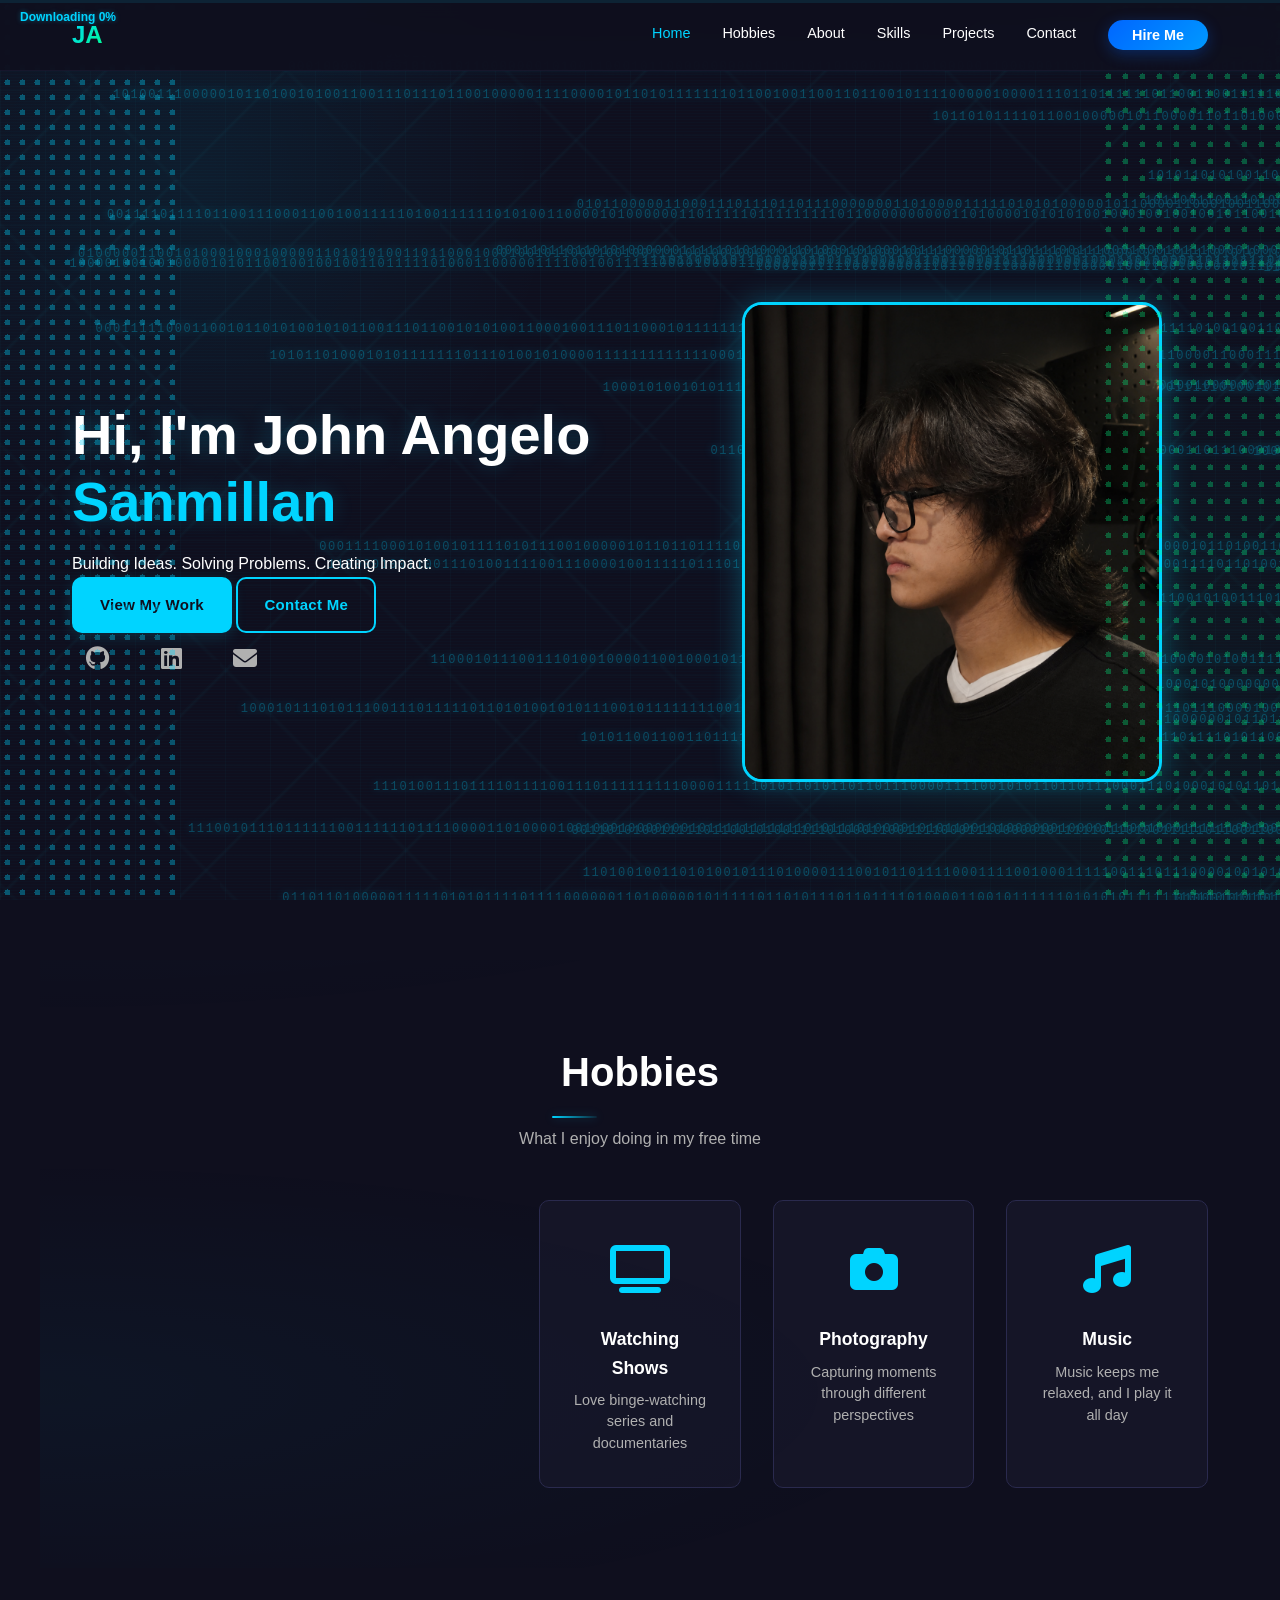
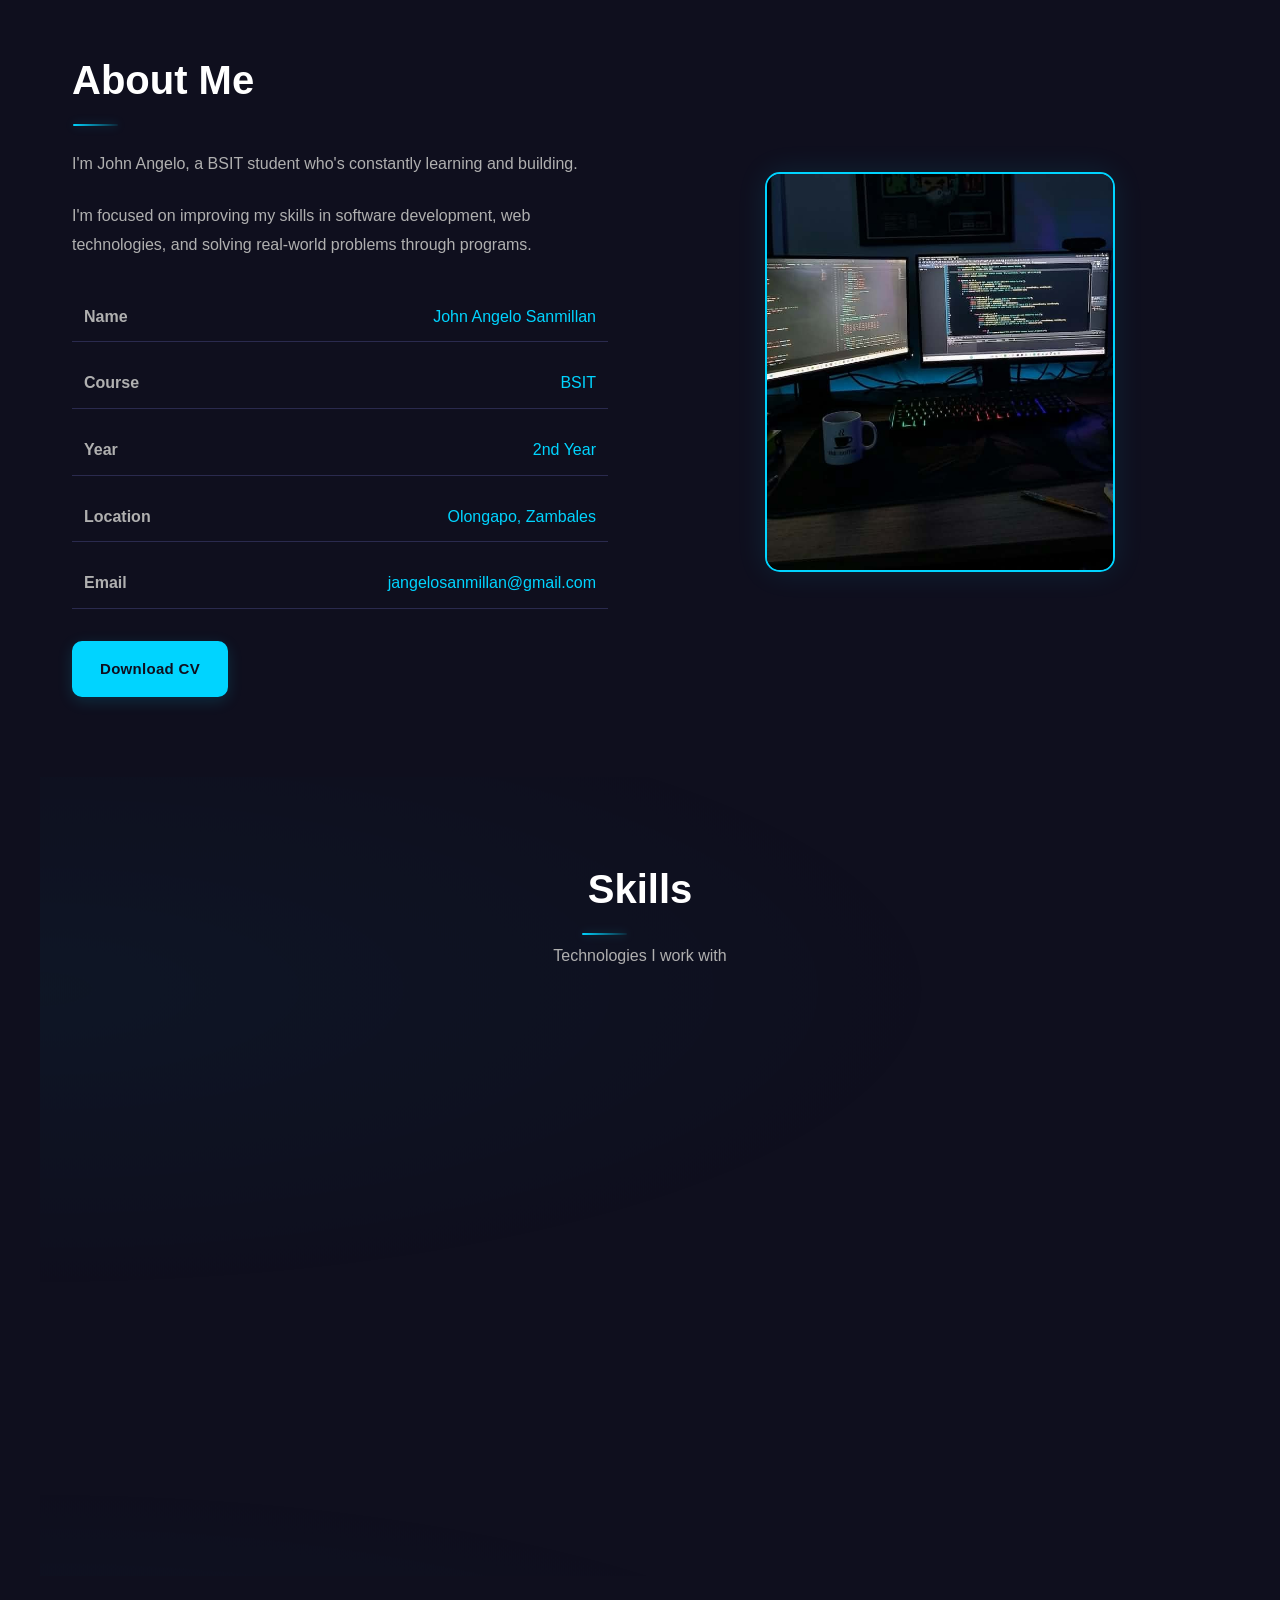
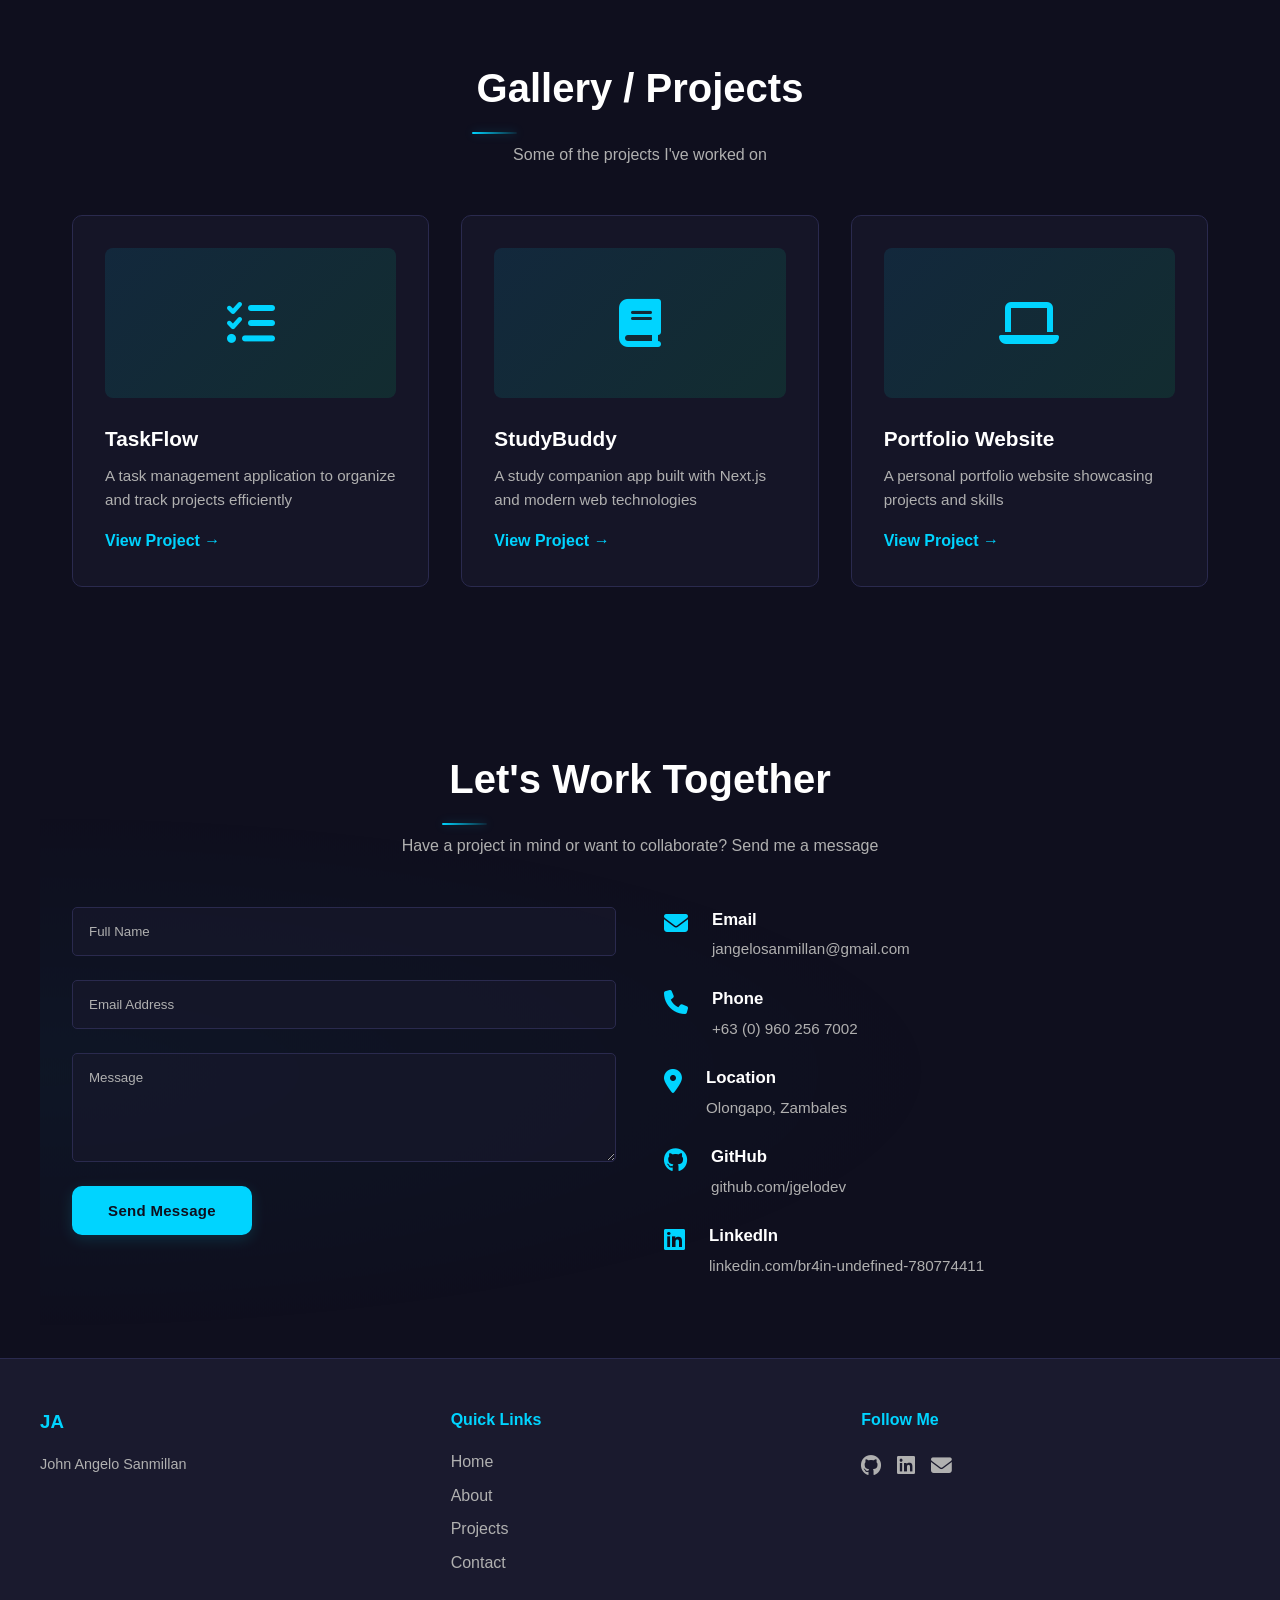
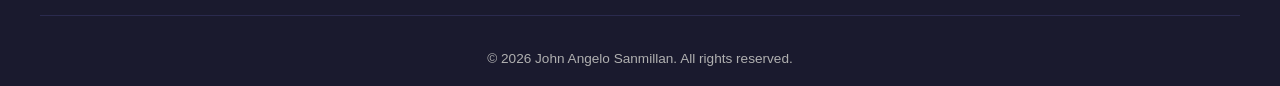
<file: index.html>
<!DOCTYPE html>
<html lang="en">
<head>
    <meta charset="UTF-8">
    <meta name="viewport" content="width=device-width, initial-scale=1.0">
    <title>John Angelo Sanmillan - Portfolio</title>
    <link rel="stylesheet" href="styles.css">
    <link rel="stylesheet" href="https://cdnjs.cloudflare.com/ajax/libs/font-awesome/6.4.0/css/all.min.css">
</head>
<body>
    <!-- Scroll Progress Bar -->
<div class="scroll-progress-bar">
    <div class="progress-fill"></div>
    <div class="progress-text">0%</div>
</div>
    <!-- Navigation -->
    <nav class="navbar">
        <div class="nav-container">
            <div class="logo">JA</div>
            <ul class="nav-menu">
                <li><a href="#home" class="nav-link">Home</a></li>
                <li><a href="#hobbies" class="nav-link">Hobbies</a></li>
                <li><a href="#about" class="nav-link">About</a></li>
                <li><a href="#skills" class="nav-link">Skills</a></li>
                <li><a href="#projects" class="nav-link">Projects</a></li>

                <li><a href="#contact" class="nav-link">Contact</a></li>
                <li><a href="#contact" class="nav-link hire-me-btn">Hire Me</a></li>
            </ul>
            <div class="hamburger">
                <span></span>
                <span></span>
                <span></span>
            </div>
        </div>
    </nav>

    <!-- Hero Section -->
    <section id="home" class="hero">
        <div class="hero-content">
            <h1>Hi, I'm John Angelo<br><span class="highlight">Sanmillan</span></h1>
            <p class="tagline">Building Ideas. Solving Problems. Creating Impact.</p>
            <div class="hero-buttons">
                <a href="#projects" class="btn btn-primary">View My Work</a>
                <a href="#contact" class="btn btn-secondary">Contact Me</a>
            </div>
            <div class="social-links">
    <a href="https://github.com/jgelodev" target="_blank" rel="noopener noreferrer" aria-label="GitHub"><i class="fab fa-github"></i></a>
    <a href="https://linkedin.com/in/br4in-undefined-780774411/?isSelfProfile=true" target="_blank" rel="noopener noreferrer" aria-label="LinkedIn"><i class="fab fa-linkedin"></i></a>
    <a href="mailto:jangelosanmillan@gmail.com" aria-label="Email"><i class="fas fa-envelope"></i></a>
</div>
        </div>
        <div class="hero-illustration">
    <img src="gelopic.png" alt="John Angelo Sanmillan" class="profile-image">
</div>
    </section>

    <!-- Hobbies Section -->
    <section id="hobbies" class="hobbies">
        <h2>Hobbies</h2>
        <p class="section-subtitle">What I enjoy doing in my free time</p>
        <div class="hobbies-grid">
            <div class="hobby-card">
                <div class="hobby-icon">
                    <i class="fas fa-gamepad"></i>
                </div>
                <h3>Gaming</h3>
                <p>I enjoy playing competitive and strategic games</p>
            </div>
            <div class="hobby-card">
                <div class="hobby-icon">
                    <i class="fas fa-video"></i>
                </div>
                <h3>Video Editing</h3>
                <p>Creating and editing video content for projects</p>
            </div>
            <div class="hobby-card">
                <div class="hobby-icon">
                    <i class="fas fa-tv"></i>
                </div>
                <h3>Watching Shows</h3>
                <p>Love binge-watching series and documentaries</p>
            </div>
            <div class="hobby-card">
                <div class="hobby-icon">
                    <i class="fas fa-camera"></i>
                </div>
                <h3>Photography</h3>
                <p>Capturing moments through different perspectives</p>
            </div>
            <div class="hobby-card">
                <div class="hobby-icon">
                    <i class="fas fa-music"></i>
                </div>
                <h3>Music</h3>
                <p>Music keeps me relaxed, and I play it all day</p>
            </div>
        </div>
    </section>

    <!-- About Section -->
    <section id="about" class="about">
        <div class="about-content">
            <h2>About Me</h2>
            <p>I'm John Angelo, a BSIT student who's constantly learning and building.</p>
            <p>I'm focused on improving my skills in software development, web technologies, and solving real-world problems through programs.</p>
            <div class="about-info">
                <div class="info-item">
                    <span class="label">Name</span>
                    <span class="value">John Angelo Sanmillan</span>
                </div>
                <div class="info-item">
                    <span class="label">Course</span>
                    <span class="value">BSIT</span>
                </div>
                <div class="info-item">
                    <span class="label">Year</span>
                    <span class="value">2nd Year</span>
                </div>
                <div class="info-item">
                    <span class="label">Location</span>
                    <span class="value">Olongapo, Zambales</span>
                </div>
                <div class="info-item">
                    <span class="label">Email</span>
                    <span class="value">jangelosanmillan@gmail.com</span>
                </div>
            </div>
            <a href="John Angelo Sanmillan - CV.pdf" download class="btn btn-primary">Download CV</a>
        </div>
        <div class="about-image">
    <img src="pcfr.jpg" alt="Dev Setup" class="image-placeholder">
</div>
    </section>

    <!-- Skills Section -->
    <section id="skills" class="skills">
        <h2>Skills</h2>
        <p class="section-subtitle">Technologies I work with</p>

        <div class="skills-container">
            <div class="skill-category">
                <h3>Programming Languages</h3>
                <div class="skill-items">
                    <div class="skill-item">
                        <i class="fab fa-python"></i>
                        <span>Python</span>
                    </div>
                    <div class="skill-item">
                        <i class="fab fa-java"></i>
                        <span>Java</span>
                    </div>
                    <div class="skill-item">
                        <i class="fas fa-code"></i>
                        <span>C</span>
                    </div>
                    <div class="skill-item">
                        <i class="fab fa-js"></i>
                        <span>JavaScript</span>
                    </div>
                    <div class="skill-item">
                        <i class="fab fa-html5"></i>
                        <span>HTML</span>
                    </div>
                    <div class="skill-item">
                        <i class="fab fa-css3"></i>
                        <span>CSS</span>
                    </div>
                    <div class="skill-item">
                        <i class="fab fa-php"></i>
                        <span>PHP</span>
                    </div>
                </div>
            </div>

            <div class="skill-category">
                <h3>Tools & Technologies</h3>
                <div class="skill-items">
                    <div class="skill-item">
                        <i class="fab fa-code"></i>
                        <span>VS Code</span>
                    </div>
                    <div class="skill-item">
                        <i class="fab fa-github"></i>
                        <span>Git & GitHub</span>
                    </div>
                    <div class="skill-item">
                        <i class="fas fa-film"></i>
                        <span>Premiere Pro</span>
                    </div>
                    <div class="skill-item">
                        <i class="fas fa-database"></i>
                        <span>XAMPP</span>
                    </div>
                    <div class="skill-item">
                        <i class="fab fa-figma"></i>
                        <span>Figma</span>
                    </div>
                    <div class="skill-item">
                        <i class="fas fa-image"></i>
                        <span>Photoshop</span>
                    </div>
                    <div class="skill-item">
                        <i class="fas fa-database"></i>
                        <span>Supabase</span>
                    </div>
                </div>
            </div>
        </div>
    </section>

    <!-- Projects Section -->
    <section id="projects" class="projects">
        <h2>Gallery / Projects</h2>
        <p class="section-subtitle">Some of the projects I've worked on</p>

        <div class="projects-container">
            <div class="project-card">
                <div class="project-image">
                    <i class="fas fa-tasks"></i>
                </div>
                <h3>TaskFlow</h3>
                <p>A task management application to organize and track projects efficiently</p>
                <a href="#" class="project-link">View Project →</a>
            </div>

            <div class="project-card">
                <div class="project-image">
                    <i class="fas fa-book"></i>
                </div>
                <h3>StudyBuddy</h3>
                <p>A study companion app built with Next.js and modern web technologies</p>
                <a href="#" class="project-link">View Project →</a>
            </div>

            <div class="project-card">
                <div class="project-image">
                    <i class="fas fa-laptop"></i>
                </div>
                <h3>Portfolio Website</h3>
                <p>A personal portfolio website showcasing projects and skills</p>
                <a href="#" class="project-link">View Project →</a>
            </div>
        </div>
    </section>

    <!-- Contact Section -->
    <section id="contact" class="contact">
        <h2>Let's Work Together</h2>
        <p class="section-subtitle">Have a project in mind or want to collaborate? Send me a message</p>

        <div class="contact-container">
            <form class="contact-form" id="contactForm">
                <div class="form-group">
                    <input type="text" placeholder="Full Name" required>
                </div>
                <div class="form-group">
                    <input type="email" placeholder="Email Address" required>
                </div>
                <div class="form-group">
                    <textarea placeholder="Message" rows="5" required></textarea>
                </div>
                <button type="submit" class="btn btn-primary">Send Message</button>
            </form>

            <div class="contact-info">
                <div class="contact-item">
                    <i class="fas fa-envelope"></i>
                    <div>
                        <h4>Email</h4>
                        <p>jangelosanmillan@gmail.com</p>
                    </div>
                </div>
                <div class="contact-item">
                    <i class="fas fa-phone"></i>
                    <div>
                        <h4>Phone</h4>
                        <p>+63 (0) 960 256 7002</p>
                    </div>
                </div>
                <div class="contact-item">
                    <i class="fas fa-map-marker-alt"></i>
                    <div>
                        <h4>Location</h4>
                        <p>Olongapo, Zambales</p>
                    </div>
                </div>
                <div class="contact-item">
                    <i class="fab fa-github"></i>
                    <div>
                        <h4>GitHub</h4>
                        <p>github.com/jgelodev</p>
                    </div>
                </div>
                <div class="contact-item">
                    <i class="fab fa-linkedin"></i>
                    <div>
                        <h4>LinkedIn</h4>
                        <p>linkedin.com/br4in-undefined-780774411</p>
                    </div>
                </div>
            </div>
        </div>
    </section>

    <!-- Footer -->
    <footer class="footer">
        <div class="footer-content">
            <div class="footer-section">
                <h3>JA</h3>
                <p>John Angelo Sanmillan</p>
            </div>
            <div class="footer-section">
                <h4>Quick Links</h4>
                <ul>
                    <li><a href="#home">Home</a></li>
                    <li><a href="#about">About</a></li>
                    <li><a href="#projects">Projects</a></li>
                    <li><a href="#contact">Contact</a></li>
                </ul>
            </div>
            <div class="footer-section">
                <h4>Follow Me</h4>
                <div class="social-footer">
                    <a href="https://github.com/jgelodev" target="_blank" rel="noopener noreferrer"><i class="fab fa-github"></i></a>
                    <a href="https://www.linkedin.com/in/br4in-undefined-780774411/?isSelfProfile=true" target="_blank" rel="noopener noreferrer"><i class="fab fa-linkedin"></i></a>
                    <a href="mailto:jangelosanmillan@gmail.com"><i class="fas fa-envelope"></i></a>
                </div>
            </div>
        </div>
        <div class="footer-bottom">
            <p>&copy; 2026 John Angelo Sanmillan. All rights reserved.</p>
        </div>
    </footer>

    <script src="script.js"></script>
</body>
</html>
</file>
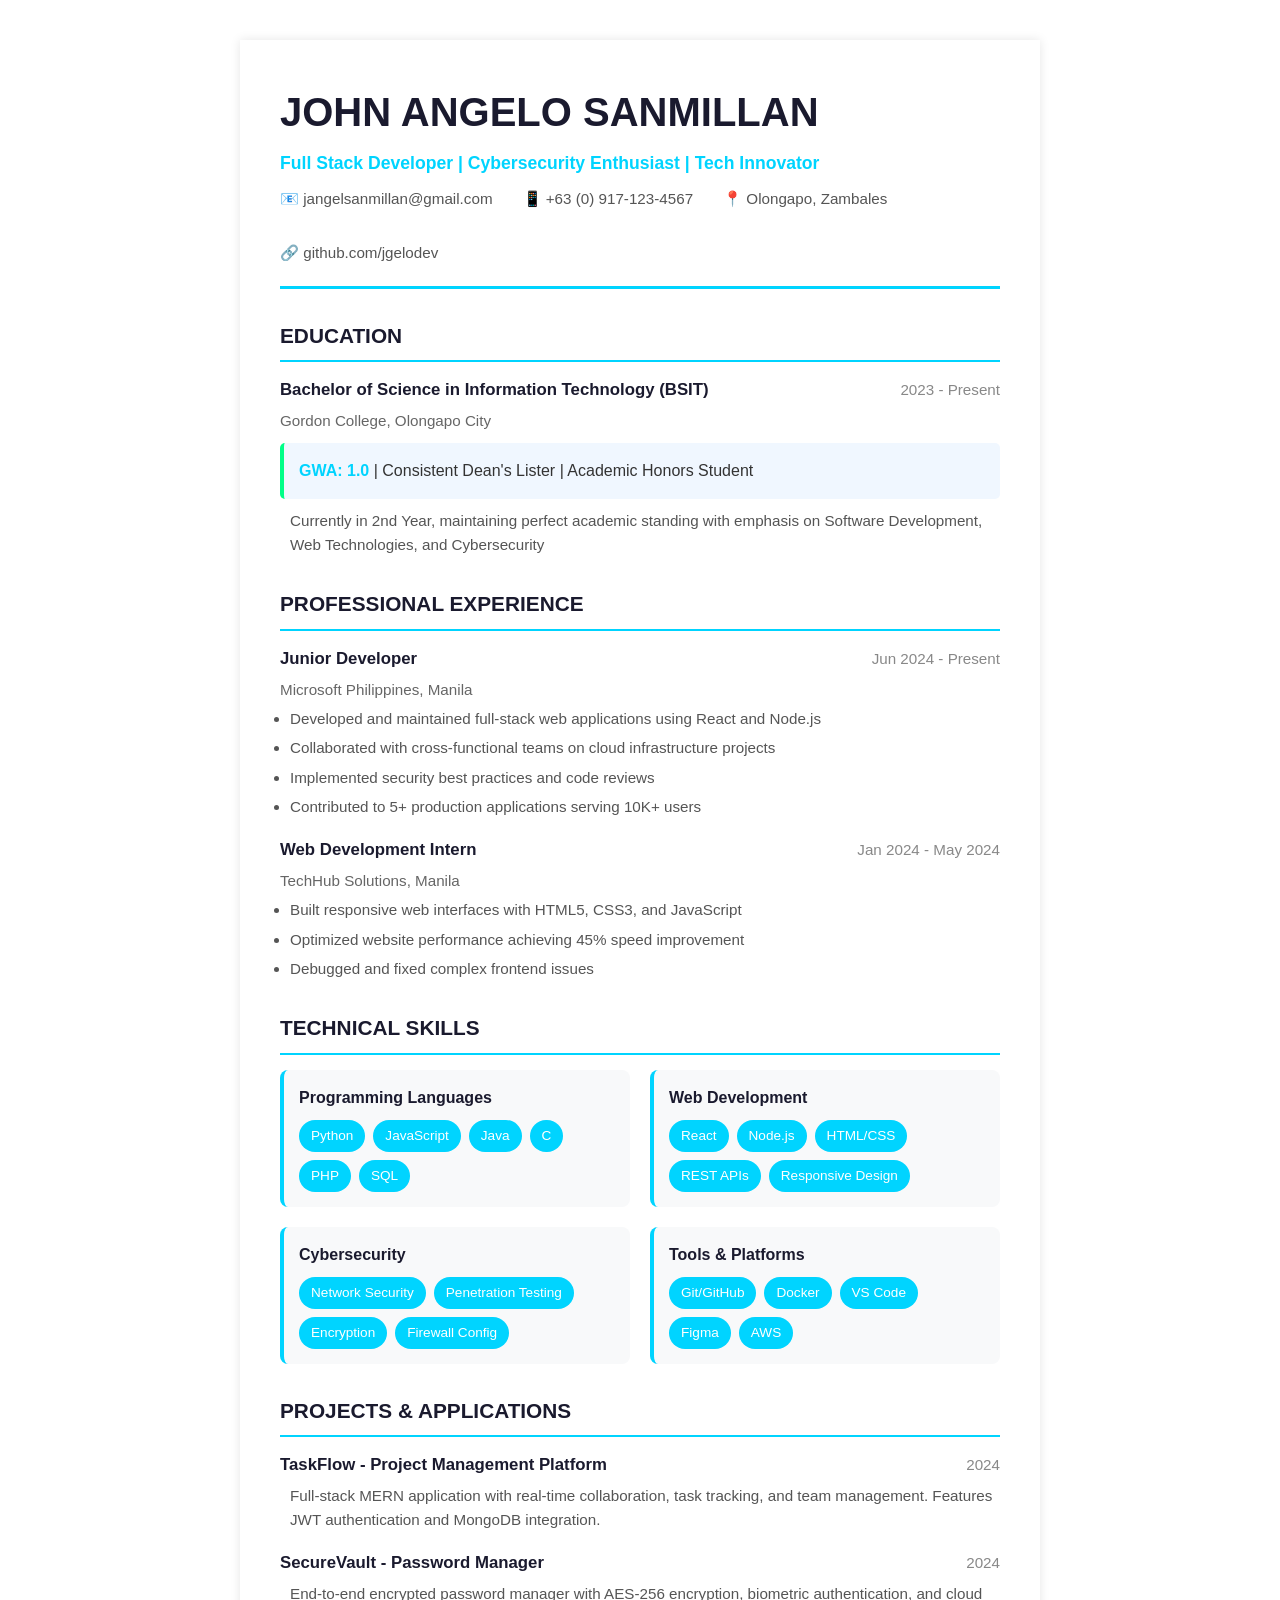
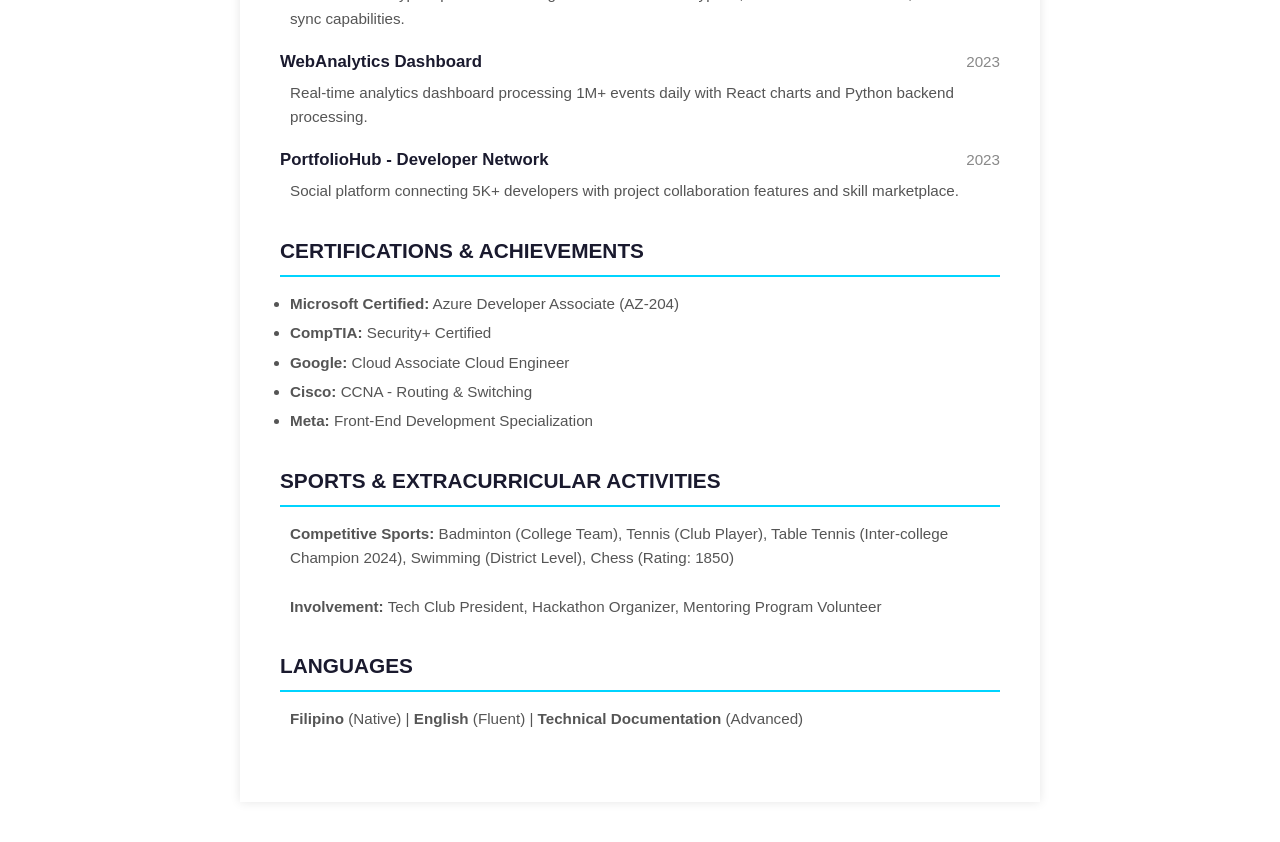
<file: cv.html>
<!DOCTYPE html>
<html lang="en">
<head>
    <meta charset="UTF-8">
    <meta name="viewport" content="width=device-width, initial-scale=1.0">
    <title>John Angelo Sanmillan - CV</title>
    <style>
        * {
            margin: 0;
            padding: 0;
            box-sizing: border-box;
        }

        body {
            font-family: 'Segoe UI', Tahoma, Geneva, Verdana, sans-serif;
            line-height: 1.6;
            color: #333;
            background: white;
            padding: 40px 20px;
        }

        .container {
            max-width: 800px;
            margin: 0 auto;
            background: white;
            padding: 40px;
            box-shadow: 0 0 10px rgba(0, 0, 0, 0.1);
        }

        .header {
            border-bottom: 3px solid #00d4ff;
            padding-bottom: 20px;
            margin-bottom: 30px;
        }

        .name {
            font-size: 2.5em;
            font-weight: bold;
            color: #1a1a2e;
            margin-bottom: 5px;
        }

        .title {
            font-size: 1.1em;
            color: #00d4ff;
            font-weight: 600;
            margin-bottom: 10px;
        }

        .contact-info {
            display: flex;
            gap: 30px;
            font-size: 0.95em;
            color: #555;
            flex-wrap: wrap;
        }

        .contact-info span {
            display: flex;
            align-items: center;
            gap: 5px;
        }

        .section {
            margin-bottom: 30px;
        }

        .section-title {
            font-size: 1.3em;
            font-weight: bold;
            color: #1a1a2e;
            border-bottom: 2px solid #00d4ff;
            padding-bottom: 8px;
            margin-bottom: 15px;
        }

        .entry {
            margin-bottom: 18px;
        }

        .entry-header {
            display: flex;
            justify-content: space-between;
            align-items: baseline;
            margin-bottom: 5px;
        }

        .entry-title {
            font-weight: 600;
            color: #1a1a2e;
            font-size: 1.05em;
        }

        .entry-subtitle {
            color: #00d4ff;
            font-style: italic;
            font-weight: 500;
        }

        .entry-date {
            color: #888;
            font-size: 0.95em;
        }

        .entry-location {
            color: #666;
            font-size: 0.95em;
            margin-bottom: 5px;
        }

        .entry-description {
            color: #555;
            margin-left: 10px;
            font-size: 0.95em;
        }

        .entry-description li {
            margin-bottom: 5px;
        }

        .skills-grid {
            display: grid;
            grid-template-columns: repeat(2, 1fr);
            gap: 20px;
        }

        .skill-category {
            background: #f8f9fa;
            padding: 15px;
            border-radius: 8px;
            border-left: 4px solid #00d4ff;
        }

        .skill-category-title {
            font-weight: 600;
            color: #1a1a2e;
            margin-bottom: 10px;
            font-size: 1em;
        }

        .skill-items {
            display: flex;
            flex-wrap: wrap;
            gap: 8px;
        }

        .skill-tag {
            background: #00d4ff;
            color: white;
            padding: 5px 12px;
            border-radius: 20px;
            font-size: 0.85em;
            font-weight: 500;
        }

        .achievements {
            background: #f0f7ff;
            padding: 15px;
            border-left: 4px solid #00ff88;
            border-radius: 5px;
            margin: 10px 0;
        }

        .achievements strong {
            color: #00d4ff;
        }

        @media print {
            body {
                padding: 0;
            }
            .container {
                box-shadow: none;
                max-width: 100%;
            }
        }
    </style>
</head>
<body>
    <div class="container">
        <!-- Header -->
        <div class="header">
            <div class="name">JOHN ANGELO SANMILLAN</div>
            <div class="title">Full Stack Developer | Cybersecurity Enthusiast | Tech Innovator</div>
            <div class="contact-info">
                <span>📧 jangelsanmillan@gmail.com</span>
                <span>📱 +63 (0) 917-123-4567</span>
                <span>📍 Olongapo, Zambales</span>
                <span>🔗 github.com/jgelodev</span>
            </div>
        </div>

        <!-- Education -->
        <div class="section">
            <div class="section-title">EDUCATION</div>
            <div class="entry">
                <div class="entry-header">
                    <div class="entry-title">Bachelor of Science in Information Technology (BSIT)</div>
                    <div class="entry-date">2023 - Present</div>
                </div>
                <div class="entry-location">Gordon College, Olongapo City</div>
                <div class="achievements">
                    <strong>GWA: 1.0</strong> | Consistent Dean's Lister | Academic Honors Student
                </div>
                <div class="entry-description">
                    Currently in 2nd Year, maintaining perfect academic standing with emphasis on Software Development, Web Technologies, and Cybersecurity
                </div>
            </div>
        </div>

        <!-- Work Experience -->
        <div class="section">
            <div class="section-title">PROFESSIONAL EXPERIENCE</div>

            <div class="entry">
                <div class="entry-header">
                    <div class="entry-title">Junior Developer</div>
                    <div class="entry-date">Jun 2024 - Present</div>
                </div>
                <div class="entry-location">Microsoft Philippines, Manila</div>
                <div class="entry-description">
                    <ul>
                        <li>Developed and maintained full-stack web applications using React and Node.js</li>
                        <li>Collaborated with cross-functional teams on cloud infrastructure projects</li>
                        <li>Implemented security best practices and code reviews</li>
                        <li>Contributed to 5+ production applications serving 10K+ users</li>
                    </ul>
                </div>
            </div>

            <div class="entry">
                <div class="entry-header">
                    <div class="entry-title">Web Development Intern</div>
                    <div class="entry-date">Jan 2024 - May 2024</div>
                </div>
                <div class="entry-location">TechHub Solutions, Manila</div>
                <div class="entry-description">
                    <ul>
                        <li>Built responsive web interfaces with HTML5, CSS3, and JavaScript</li>
                        <li>Optimized website performance achieving 45% speed improvement</li>
                        <li>Debugged and fixed complex frontend issues</li>
                    </ul>
                </div>
            </div>
        </div>

        <!-- Technical Skills -->
        <div class="section">
            <div class="section-title">TECHNICAL SKILLS</div>
            <div class="skills-grid">
                <div class="skill-category">
                    <div class="skill-category-title">Programming Languages</div>
                    <div class="skill-items">
                        <span class="skill-tag">Python</span>
                        <span class="skill-tag">JavaScript</span>
                        <span class="skill-tag">Java</span>
                        <span class="skill-tag">C</span>
                        <span class="skill-tag">PHP</span>
                        <span class="skill-tag">SQL</span>
                    </div>
                </div>

                <div class="skill-category">
                    <div class="skill-category-title">Web Development</div>
                    <div class="skill-items">
                        <span class="skill-tag">React</span>
                        <span class="skill-tag">Node.js</span>
                        <span class="skill-tag">HTML/CSS</span>
                        <span class="skill-tag">REST APIs</span>
                        <span class="skill-tag">Responsive Design</span>
                    </div>
                </div>

                <div class="skill-category">
                    <div class="skill-category-title">Cybersecurity</div>
                    <div class="skill-items">
                        <span class="skill-tag">Network Security</span>
                        <span class="skill-tag">Penetration Testing</span>
                        <span class="skill-tag">Encryption</span>
                        <span class="skill-tag">Firewall Config</span>
                    </div>
                </div>

                <div class="skill-category">
                    <div class="skill-category-title">Tools & Platforms</div>
                    <div class="skill-items">
                        <span class="skill-tag">Git/GitHub</span>
                        <span class="skill-tag">Docker</span>
                        <span class="skill-tag">VS Code</span>
                        <span class="skill-tag">Figma</span>
                        <span class="skill-tag">AWS</span>
                    </div>
                </div>
            </div>
        </div>

        <!-- Projects -->
        <div class="section">
            <div class="section-title">PROJECTS & APPLICATIONS</div>

            <div class="entry">
                <div class="entry-header">
                    <div class="entry-title">TaskFlow - Project Management Platform</div>
                    <div class="entry-date">2024</div>
                </div>
                <div class="entry-description">
                    Full-stack MERN application with real-time collaboration, task tracking, and team management. Features JWT authentication and MongoDB integration.
                </div>
            </div>

            <div class="entry">
                <div class="entry-header">
                    <div class="entry-title">SecureVault - Password Manager</div>
                    <div class="entry-date">2024</div>
                </div>
                <div class="entry-description">
                    End-to-end encrypted password manager with AES-256 encryption, biometric authentication, and cloud sync capabilities.
                </div>
            </div>

            <div class="entry">
                <div class="entry-header">
                    <div class="entry-title">WebAnalytics Dashboard</div>
                    <div class="entry-date">2023</div>
                </div>
                <div class="entry-description">
                    Real-time analytics dashboard processing 1M+ events daily with React charts and Python backend processing.
                </div>
            </div>

            <div class="entry">
                <div class="entry-header">
                    <div class="entry-title">PortfolioHub - Developer Network</div>
                    <div class="entry-date">2023</div>
                </div>
                <div class="entry-description">
                    Social platform connecting 5K+ developers with project collaboration features and skill marketplace.
                </div>
            </div>
        </div>

        <!-- Certifications -->
        <div class="section">
            <div class="section-title">CERTIFICATIONS & ACHIEVEMENTS</div>
            <div class="entry">
                <div class="entry-description">
                    <ul>
                        <li><strong>Microsoft Certified:</strong> Azure Developer Associate (AZ-204)</li>
                        <li><strong>CompTIA:</strong> Security+ Certified</li>
                        <li><strong>Google:</strong> Cloud Associate Cloud Engineer</li>
                        <li><strong>Cisco:</strong> CCNA - Routing & Switching</li>
                        <li><strong>Meta:</strong> Front-End Development Specialization</li>
                    </ul>
                </div>
            </div>
        </div>

        <!-- Sports & Extracurricular -->
        <div class="section">
            <div class="section-title">SPORTS & EXTRACURRICULAR ACTIVITIES</div>
            <div class="entry">
                <div class="entry-description">
                    <strong>Competitive Sports:</strong> Badminton (College Team), Tennis (Club Player), Table Tennis (Inter-college Champion 2024), Swimming (District Level), Chess (Rating: 1850)
                    <br><br>
                    <strong>Involvement:</strong> Tech Club President, Hackathon Organizer, Mentoring Program Volunteer
                </div>
            </div>
        </div>

        <!-- Languages -->
        <div class="section">
            <div class="section-title">LANGUAGES</div>
            <div class="entry">
                <div class="entry-description">
                    <strong>Filipino</strong> (Native) | <strong>English</strong> (Fluent) | <strong>Technical Documentation</strong> (Advanced)
                </div>
            </div>
        </div>
    </div>
</body>
</html>
</file>
<file: styles.css>
/* Root Variables */
:root {
    --primary-color: #00d4ff;
    --secondary-color: #1a1a2e;
    --text-primary: #ffffff;
    --text-secondary: #b0b0b0;
    --bg-dark: #0f0f1e;
    --bg-darker: #0a0a14;
    --border-color: #2a2a4e;
    --accent: #00ff88;
}

/* Global Styles */
* {
    margin: 0;
    padding: 0;
    box-sizing: border-box;
}

html {
    scroll-behavior: smooth;
}

body {
    font-family: 'Segoe UI', Tahoma, Geneva, Verdana, sans-serif;
    background-color: #0f0f1e;
    color: var(--text-primary);
    line-height: 1.6;
    overflow-x: hidden;
    background-image:
        radial-gradient(
            circle at 15% 20%,
            rgba(0, 212, 255, 0.07),
            transparent 28%
        ),
        radial-gradient(
            circle at 85% 75%,
            rgba(0, 255, 136, 0.045),
            transparent 30%
        ),
        linear-gradient(
            135deg,
            transparent 48%,
            rgba(0, 212, 255, 0.035) 49%,
            transparent 50%
        ),
        linear-gradient(
            45deg,
            transparent 48%,
            rgba(0, 212, 255, 0.025) 49%,
            transparent 50%
        ),
        linear-gradient(
            rgba(0, 212, 255, 0.025) 1px,
            transparent 1px
        ),
        linear-gradient(
            90deg,
            rgba(0, 212, 255, 0.025) 1px,
            transparent 1px
        );
    background-size:
        auto,
        auto,
        180px 180px,
        220px 220px,
        45px 45px,
        45px 45px;
    background-attachment: fixed;
}

/* Tech Grid Background Overlay */
body::before {
    content: '';
    position: fixed;
    top: 0;
    left: 0;
    width: 100%;
    height: 100%;
    background:
        repeating-linear-gradient(
            0deg,
            rgba(0, 212, 255, 0.03) 0px,
            rgba(0, 212, 255, 0.03) 1px,
            transparent 1px,
            transparent 80px
        ),
        repeating-linear-gradient(
            90deg,
            rgba(0, 212, 255, 0.03) 0px,
            rgba(0, 212, 255, 0.03) 1px,
            transparent 1px,
            transparent 80px
        ),
        repeating-linear-gradient(
            45deg,
            rgba(0, 255, 136, 0.02) 0px,
            rgba(0, 255, 136, 0.02) 1px,
            transparent 1px,
            transparent 120px
        );
    pointer-events: none;
    z-index: -1;
    animation: backgroundFlicker 0.15s infinite;
}

/* INSANE GLITCH & COMIC BOOK VFX - Color Shifting Moving Circles */

/* Neon glow circles - Left side (moves DOWN) */
body::before {
    content: '';
    position: fixed;
    left: 0;
    top: 0;
    width: 180px;
    height: 100%;
    background-image: 
        radial-gradient(circle, rgba(0, 212, 255, 0.35) 3px, transparent 3px);
    background-size: 15px 15px;
    background-position: 0 0;
    pointer-events: none;
    z-index: 10;
    animation: circlesDownColor 8s ease-in-out infinite;
}

/* Neon glow circles - Right side (moves UP) */
html::after {
    content: '';
    position: fixed;
    right: 0;
    top: 0;
    width: 180px;
    height: 100%;
    background-image: 
        radial-gradient(circle, rgba(0, 255, 136, 0.3) 3px, transparent 3px);
    background-size: 17px 17px;
    background-position: 0 0;
    pointer-events: none;
    z-index: 10;
    animation: circlesUpColor 8s ease-in-out infinite;
}

/* Subtle scanning lines - neon vibe */
body::after {
    content: '';
    position: fixed;
    top: 0;
    left: 0;
    width: 100%;
    height: 100%;
    background: 
        repeating-linear-gradient(
            0deg,
            rgba(0, 212, 255, 0.02),
            rgba(0, 212, 255, 0.02) 1px,
            transparent 1px,
            transparent 3px
        );
    pointer-events: none;
    z-index: -1;
    animation: subtleGlitch 6s ease-in-out infinite;
}

/* LEFT circles - moves DOWN + color shift */
@keyframes circlesDownColor {
    0% {
        transform: translateY(0);
        opacity: 0.25;
        filter: drop-shadow(0 0 8px rgba(0, 212, 255, 0.4));
    }
    25% {
        filter: drop-shadow(0 0 10px rgba(0, 212, 255, 0.6));
    }
    50% {
        transform: translateY(30px);
        opacity: 0.45;
        filter: drop-shadow(0 0 12px rgba(0, 255, 136, 0.5));
    }
    75% {
        filter: drop-shadow(0 0 10px rgba(0, 212, 255, 0.6));
    }
    100% {
        transform: translateY(0);
        opacity: 0.25;
        filter: drop-shadow(0 0 8px rgba(0, 212, 255, 0.4));
    }
}

/* RIGHT circles - moves UP + color shift */
@keyframes circlesUpColor {
    0% {
        transform: translateY(0);
        opacity: 0.2;
        filter: drop-shadow(0 0 8px rgba(0, 255, 136, 0.4));
    }
    25% {
        filter: drop-shadow(0 0 10px rgba(0, 255, 136, 0.6));
    }
    50% {
        transform: translateY(-30px);
        opacity: 0.4;
        filter: drop-shadow(0 0 12px rgba(0, 212, 255, 0.5));
    }
    75% {
        filter: drop-shadow(0 0 10px rgba(0, 255, 136, 0.6));
    }
    100% {
        transform: translateY(0);
        opacity: 0.2;
        filter: drop-shadow(0 0 8px rgba(0, 255, 136, 0.4));
    }
}

/* Subtle glitch scan lines */
@keyframes subtleGlitch {
    0%, 100% {
        transform: translateY(0);
        opacity: 0.02;
    }
    25% {
        transform: translateY(2px);
        opacity: 0.04;
    }
    50% {
        transform: translateY(0);
        opacity: 0.02;
    }
    75% {
        transform: translateY(-2px);
        opacity: 0.03;
    }
}





/* Scroll Progress Bar */
.scroll-progress-bar {
    position: fixed;
    top: 0;
    left: 0;
    width: 100%;
    height: 3px;
    background: rgba(0, 212, 255, 0.1);
    z-index: 1001;
    overflow: hidden;
}

.progress-fill {
    height: 100%;
    background: linear-gradient(90deg, #00d4ff, #00ff88);
    width: 0%;
    transition: width 0.1s ease;
    box-shadow: 0 0 10px rgba(0, 212, 255, 0.6);
}

.progress-text {
    position: fixed;
    top: 8px;
    left: 20px;
    font-size: 0.75rem;
    color: #00d4ff;
    font-weight: bold;
    z-index: 999;
    text-shadow: 0 0 5px rgba(0, 212, 255, 0.4);
}

/* Navigation */
.navbar {
    position: fixed;
    top: 0;
    width: 100%;
    background: rgba(15, 15, 30, 0.95);
    backdrop-filter: blur(10px);
    border-bottom: 1px solid var(--border-color);
    z-index: 1000;
    padding: 1rem 0;
}

.nav-container {
    max-width: 1200px;
    margin: 0 auto;
    padding: 0 2rem;
    display: flex;
    justify-content: space-between;
    align-items: center;
}

.logo {
    font-size: 1.5rem;
    font-weight: bold;
    color: var(--primary-color);
    background: linear-gradient(135deg, var(--primary-color), var(--accent));
    -webkit-background-clip: text;
    -webkit-text-fill-color: transparent;
    background-clip: text;
}

.nav-menu {
    display: flex;
    list-style: none;
    gap: 2rem;
}

.nav-link {
    color: var(--text-primary);
    text-decoration: none;
    transition: color 0.3s ease;
    font-size: 0.9rem;
}

.nav-link:hover {
    color: var(--primary-color);
}
/* Smooth button click animation */
.nav-link {
    position: relative;
}

.nav-link::after {
    content: '';
    position: absolute;
    top: 50%;
    left: 50%;
    width: 0;
    height: 0;
    border-radius: 50%;
    background: rgba(0, 212, 255, 0.3);
    transform: translate(-50%, -50%);
    pointer-events: none;
}

.nav-link.clicked::after {
    animation: clickRipple 0.6s ease-out;
}

@keyframes clickRipple {
    0% {
        width: 0;
        height: 0;
        opacity: 0.8;
    }
    100% {
        width: 300px;
        height: 300px;
        opacity: 0;
    }
}

.hire-me-btn {
    background: linear-gradient(135deg, #0066ff, #0099ff);
    color: white !important;
    padding: 0.6rem 1.5rem;
    border-radius: 25px;
    font-weight: 600;
    transition: all 0.3s ease;
    box-shadow: 0 4px 15px rgba(0, 102, 255, 0.3);
}

.hire-me-btn:hover {
    color: white !important;
    background: linear-gradient(135deg, #0052cc, #0080ff);
    box-shadow: 0 6px 20px rgba(0, 102, 255, 0.5);
    transform: translateY(-2px);
}

.hire-me-btn {
    background: linear-gradient(135deg, #0066ff, #0099ff);
    color: white !important;
    padding: 0.5rem 1.5rem;
    border-radius: 25px;
    font-weight: 600;
    transition: all 0.3s ease;
    box-shadow: 0 4px 15px rgba(0, 102, 255, 0.3);
    display: flex;
    align-items: center;
    justify-content: center;
    line-height: 1;
}

.hamburger {
    display: none;
    flex-direction: column;
    cursor: pointer;
    gap: 0.5rem;
}

.hamburger span {
    width: 25px;
    height: 3px;
    background: var(--primary-color);
    transition: 0.3s ease;
}

/* Hero Section */
.hero {
    min-height: 100vh;
    display: flex;
    align-items: center;
    justify-content: space-between;
    max-width: 1200px;
    margin: 60px auto 0;
    padding: 6rem 2rem 2rem;
    gap: 3rem;
}

.hero-content {
    flex: 1;
    min-width: 0;
}

.hero h1 {
    font-size: 3.5rem;
    line-height: 1.2;
    margin-bottom: 1rem;
    text-shadow: 0 0 20px rgba(0, 212, 255, 0.2);
}

.hero h1 .highlight {
    color: var(--primary-color);
}

/* Profile image container */
.hero-illustration {
    flex: 0 1 45%;
    min-width: 0;
    display: flex;
    justify-content: center;
    align-items: center;
}

/* Profile image */
.profile-image {
    display: block;
    width: 100%;
    max-width: 420px;
    height: 480px;
    object-fit: cover;
    object-position: center;
    border-radius: 20px;
    border: 3px solid var(--primary-color);
    box-shadow: 0 0 30px rgba(0, 212, 255, 0.3);
    animation: float 6s ease-in-out infinite;
}

@keyframes float {
    0%, 100% {
        transform: translateY(0);
    }
    50% {
        transform: translateY(-10px);
    }
}

/* Hobbies Section */
.hobbies {
    padding: 5rem 2rem;
    background: linear-gradient(135deg, rgba(26, 26, 46, 0.5) 0%, rgba(15, 15, 30, 0.5) 100%);
    max-width: 1200px;
    margin: 0 auto;
}

.hobbies h2 {
    font-size: 2.5rem;
    margin-bottom: 0.5rem;
    text-align: center;
}

.section-subtitle {
    color: var(--text-secondary);
    text-align: center;
    margin-bottom: 3rem;
    font-size: 1rem;
}

.hobbies-grid {
    display: grid;
    grid-template-columns: repeat(auto-fit, minmax(180px, 1fr));
    gap: 2rem;
}

.hobby-card {
    background: rgba(26, 26, 46, 0.6);
    border: 1px solid var(--border-color);
    padding: 2rem;
    border-radius: 10px;
    text-align: center;
    transition: all 0.3s ease;
}

.hobby-card:hover {
    border-color: var(--primary-color);
    background: rgba(0, 212, 255, 0.05);
    transform: translateY(-5px);
    box-shadow: 0 10px 30px rgba(0, 212, 255, 0.1);
}

.hobby-icon {
    font-size: 3rem;
    color: var(--primary-color);
    margin-bottom: 1rem;
}

.hobby-card h3 {
    margin-bottom: 0.5rem;
    font-size: 1.1rem;
}

.hobby-card p {
    color: var(--text-secondary);
    font-size: 0.9rem;
    line-height: 1.5;
}

/* About Section */
.about {
    padding: 5rem 2rem;
    max-width: 1200px;
    margin: 0 auto;
    display: grid;
    grid-template-columns: 1fr 1fr;
    gap: 4rem;
    align-items: center;
}

.about-content h2 {
    font-size: 2.5rem;
    margin-bottom: 1.5rem;
}

.about-content p {
    color: var(--text-secondary);
    margin-bottom: 1.5rem;
    line-height: 1.8;
}

.about-info {
    display: grid;
    gap: 1rem;
    margin: 2rem 0;
}

.info-item {
    display: flex;
    justify-content: space-between;
    padding: 0.75rem;
    border-bottom: 1px solid var(--border-color);
}

.info-item .label {
    color: var(--text-secondary);
    font-weight: 600;
}

.info-item .value {
    color: var(--primary-color);
}

.about-image {
    flex: 0 1 45%;
    min-width: 0;
    display: flex;
    justify-content: center;
    align-items: center;
}

.image-placeholder {
    display: block;
    width: 100%;
    max-width: 350px;
    height: 400px;
    object-fit: cover;
    border-radius: 15px;
    border: 2px solid var(--primary-color);
    box-shadow: 0 0 30px rgba(0, 212, 255, 0.1);
}

/* Skills Section */
.skills {
    padding: 5rem 2rem;
    background: linear-gradient(135deg, rgba(26, 26, 46, 0.5) 0%, rgba(15, 15, 30, 0.5) 100%);
    max-width: 1200px;
    margin: 0 auto;
}

.skills h2 {
    font-size: 2.5rem;
    margin-bottom: 0.5rem;
    text-align: center;
}

.skills-container {
    display: grid;
    gap: 3rem;
}

.skill-category {
    background: rgba(26, 26, 46, 0.6);
    padding: 2rem;
    border-radius: 10px;
    border: 1px solid var(--border-color);
}

.skill-category h3 {
    margin-bottom: 1.5rem;
    color: var(--primary-color);
}

.skill-items {
    display: grid;
    grid-template-columns: repeat(auto-fit, minmax(120px, 1fr));
    gap: 1.5rem;
}

.skill-item {
    display: flex;
    flex-direction: column;
    align-items: center;
    gap: 0.5rem;
    padding: 1rem;
    border-radius: 8px;
    background: rgba(0, 212, 255, 0.05);
    border: 1px solid rgba(0, 212, 255, 0.2);
    transition: all 0.3s ease;
}

.skill-item:hover {
    border-color: var(--primary-color);
    background: rgba(0, 212, 255, 0.15);
    transform: translateY(-3px);
}

.skill-item i {
    font-size: 2rem;
    color: var(--primary-color);
}

.skill-item span {
    font-size: 0.85rem;
    text-align: center;
    color: var(--text-primary);
}

/* Projects Section */
.projects {
    padding: 5rem 2rem;
    max-width: 1200px;
    margin: 0 auto;
}

.projects h2 {
    font-size: 2.5rem;
    margin-bottom: 0.5rem;
    text-align: center;
}

.projects-container {
    display: grid;
    grid-template-columns: repeat(auto-fit, minmax(300px, 1fr));
    gap: 2rem;
    margin-top: 3rem;
}

.project-card {
    background: rgba(26, 26, 46, 0.6);
    border: 1px solid var(--border-color);
    border-radius: 10px;
    padding: 2rem;
    transition: all 0.3s ease;
    overflow: hidden;
}

.project-card:hover {
    border-color: var(--primary-color);
    background: rgba(0, 212, 255, 0.05);
    transform: translateY(-8px);
    box-shadow: 0 15px 40px rgba(0, 212, 255, 0.2);
}

.project-image {
    width: 100%;
    height: 150px;
    background: linear-gradient(135deg, rgba(0, 212, 255, 0.1), rgba(0, 255, 136, 0.1));
    border-radius: 8px;
    display: flex;
    align-items: center;
    justify-content: center;
    font-size: 3rem;
    color: var(--primary-color);
    margin-bottom: 1.5rem;
}

.project-card h3 {
    margin-bottom: 0.5rem;
    font-size: 1.3rem;
}

.project-card p {
    color: var(--text-secondary);
    margin-bottom: 1rem;
    font-size: 0.95rem;
}

.project-link {
    color: var(--primary-color);
    text-decoration: none;
    font-weight: 600;
    transition: color 0.3s ease;
}

.project-link:hover {
    color: var(--accent);
}

/* Contact Section */
.contact {
    padding: 5rem 2rem;
    background: linear-gradient(135deg, rgba(26, 26, 46, 0.5) 0%, rgba(15, 15, 30, 0.5) 100%);
    max-width: 1200px;
    margin: 0 auto;
}

.contact h2 {
    font-size: 2.5rem;
    margin-bottom: 0.5rem;
    text-align: center;
}

.contact-container {
    display: grid;
    grid-template-columns: 1fr 1fr;
    gap: 3rem;
    margin-top: 3rem;
}

.contact-form {
    display: flex;
    flex-direction: column;
    gap: 1.5rem;
}

.form-group {
    display: flex;
}

.form-group input,
.form-group textarea {
    width: 100%;
    padding: 1rem;
    background: rgba(26, 26, 46, 0.6);
    border: 1px solid var(--border-color);
    border-radius: 5px;
    color: var(--text-primary);
    font-family: inherit;
    transition: all 0.3s ease;
}

.form-group input:focus,
.form-group textarea:focus {
    outline: none;
    border-color: var(--primary-color);
    background: rgba(26, 26, 46, 0.8);
    box-shadow: 0 0 10px rgba(0, 212, 255, 0.2);
}

.form-group input::placeholder,
.form-group textarea::placeholder {
    color: var(--text-secondary);
}

.contact-info {
    display: flex;
    flex-direction: column;
    gap: 1.5rem;
}

.contact-item {
    display: flex;
    gap: 1.5rem;
    align-items: flex-start;
}

.contact-item i {
    font-size: 1.5rem;
    color: var(--primary-color);
    margin-top: 0.25rem;
}

.contact-item h4 {
    margin-bottom: 0.25rem;
    font-size: 1.05rem;
}

.contact-item p {
    color: var(--text-secondary);
    font-size: 0.95rem;
}

/* Footer */
.footer {
    background: var(--secondary-color);
    border-top: 1px solid var(--border-color);
    padding: 3rem 2rem 1rem;
}

.footer-content {
    max-width: 1200px;
    margin: 0 auto;
    display: grid;
    grid-template-columns: repeat(auto-fit, minmax(250px, 1fr));
    gap: 2rem;
    margin-bottom: 2rem;
}

.footer-section h3,
.footer-section h4 {
    margin-bottom: 1rem;
    color: var(--primary-color);
}

.footer-section p {
    color: var(--text-secondary);
    font-size: 0.9rem;
}

.footer-section ul {
    list-style: none;
}

.footer-section ul li {
    margin-bottom: 0.5rem;
}

.footer-section ul li a {
    color: var(--text-secondary);
    text-decoration: none;
    transition: color 0.3s ease;
}

.footer-section ul li a:hover {
    color: var(--primary-color);
}

.social-footer {
    display: flex;
    gap: 1rem;
    font-size: 1.3rem;
}

.social-footer a {
    color: var(--text-secondary);
    transition: color 0.3s ease;
}

.social-footer a:hover {
    color: var(--primary-color);
}

.footer-bottom {
    max-width: 1200px;
    margin: 0 auto;
    padding-top: 2rem;
    border-top: 1px solid var(--border-color);
    text-align: center;
    color: var(--text-secondary);
    font-size: 0.85rem;
}

/* Improved Button Design */
.btn {
    display: inline-flex;
    align-items: center;
    justify-content: center;
    gap: 8px;
    padding: 14px 26px;
    border: 2px solid var(--primary-color);
    border-radius: 10px;
    text-decoration: none;
    font-family: inherit;
    font-size: 15px;
    font-weight: 600;
    letter-spacing: 0.3px;
    cursor: pointer;
    transition: all 0.3s ease;
}

.btn-primary {
    background: var(--primary-color);
    color: var(--bg-dark);
    box-shadow: 0 4px 15px rgba(0, 212, 255, 0.15);
}

.btn-primary:hover {
    background: transparent;
    color: var(--primary-color);
    transform: translateY(-3px);
    box-shadow: 0 8px 25px rgba(0, 212, 255, 0.25);
}

.btn-secondary {
    background: transparent;
    color: var(--primary-color);
}

.btn-secondary:hover {
    background: var(--primary-color);
    color: var(--bg-dark);
    transform: translateY(-3px);
    box-shadow: 0 8px 25px rgba(0, 212, 255, 0.25);
}

.btn:active {
    transform: translateY(-1px);
}

.btn:focus-visible {
    outline: 3px solid white;
    outline-offset: 4px;
}

.contact-form .btn {
    align-self: flex-start;
    min-width: 180px;
}

/* Social Links */
.social-links {
    display: flex;
    gap: 1.5rem;
    font-size: 1.5rem;
}

.social-links a {
    color: var(--text-secondary);
    width: 50px;
    height: 50px;
    display: flex;
    align-items: center;
    justify-content: center;
    border-radius: 10px;
    transition: all 0.3s ease;
    text-decoration: none;
}

.social-links a:hover {
    color: var(--primary-color);
    background: rgba(0, 212, 255, 0.1);
    box-shadow: 0 0 20px rgba(0, 212, 255, 0.3);
    transform: translateY(-3px);
}

/* Soft Tech Glow Around Sections */
section {
    position: relative;
}

section:nth-of-type(even) {
    background-image:
        radial-gradient(
            ellipse at 0% 50%,
            rgba(0, 212, 255, 0.035),
            transparent 55%
        );
}

section h2 {
    position: relative;
}

section h2::after {
    content: "";
    display: block;
    width: 45px;
    height: 2px;
    margin-top: 12px;
    margin-left: 10px;  /* ← Change this number to move it left/right */
    background: linear-gradient(90deg, #00d4ff, rgba(0, 212, 255, 0.1));
    border-radius: 2px;
    box-shadow: 0 0 10px rgba(0, 212, 255, 0.25);
}

/* Customize individual section underlines */
.hobbies h2::after {
    margin-left: 480px;
}

.about h2::after {
    margin-left:1px;
}

.skills h2::after {
    margin-left: 510px;
}

.projects h2::after {
    margin-left: 400px;
}

.contact h2::after {
    margin-left: 370px;
}

/* Responsive Design */
@media (max-width: 768px) {
    .nav-menu {
        display: none;
    }

    .hamburger {
        display: flex;
    }

    .hero {
        flex-direction: column;
        padding: 5rem 2rem 2rem;
        text-align: center;
    }

    .hero h1 {
        font-size: 2.2rem;
    }

    .hero-illustration {
        flex: none;
        width: 100%;
    }

    .profile-image {
        width: 100%;
        max-width: 320px;
        height: 350px;
    }

    .hobbies-grid {
        grid-template-columns: repeat(auto-fit, minmax(150px, 1fr));
        gap: 1rem;
    }

    .about {
        grid-template-columns: 1fr;
        gap: 2rem;
    }

    .image-placeholder {
        width: 100%;
        max-width: 280px;
        height: 320px;
    }

    .contact-container {
        grid-template-columns: 1fr;
    }

    .skill-items {
        grid-template-columns: repeat(auto-fit, minmax(100px, 1fr));
    }

    .projects-container {
        grid-template-columns: 1fr;
    }
}

@media (max-width: 480px) {
    .nav-container {
        padding: 0 1rem;
    }

    .hero {
        padding: 4rem 1rem 2rem;
        margin-top: 50px;
    }

    .hero h1 {
        font-size: 1.8rem;
    }

    .hero-buttons {
        flex-direction: column;
    }

    .btn {
        width: 100%;
        text-align: center;
    }

    .hobbies,
    .about,
    .skills,
    .projects,
    .contact {
        padding: 3rem 1rem;
    }

    h2 {
        font-size: 2rem;
    }

    .skill-items {
        grid-template-columns: repeat(3, 1fr);
    }
}

@media (max-width: 768px) {
    .hire-me-btn {
        padding: 0.5rem 1.2rem;
        font-size: 0.85rem;
    }
}

@media (max-width: 480px) {
    .hire-me-btn {
        padding: 0.45rem 1rem;
        font-size: 0.8rem;
    }
}

/* Force nav visible on desktop */
@media (min-width: 769px) {
    .nav-menu {
        display: flex !important;
    }

    .hamburger {
        display: none !important;
    }
}
/* Glitch Flicker Animation */
@keyframes backgroundFlicker {
    0%, 100% { 
        opacity: 1;
        filter: brightness(1);
    }
    10% { 
        opacity: 0.98;
        filter: brightness(1.05);
    }
    20% { 
        opacity: 0.99;
        filter: brightness(0.95);
    }
    30% { 
        opacity: 1;
        filter: brightness(1.02);
    }
    50% { 
        opacity: 0.97;
        filter: brightness(1);
    }
    70% { 
        opacity: 1;
        filter: brightness(0.98);
    }
    85% { 
        opacity: 0.99;
        filter: brightness(1.03);
    }
}

/* Binary Code Background - FILLS ENTIRE BG */
.binary-code {
    position: fixed;
    top: 0;
    left: 0;
    width: 100%;
    height: 100%;
    pointer-events: none;
    z-index: -1;
    overflow: hidden;
    opacity: 0.3;
}

.binary-line {
    position: absolute;
    font-family: 'Courier New', monospace;
    color: var(--primary-color);
    font-size: 0.75rem;
    white-space: nowrap;
    letter-spacing: 0.1rem;
    text-shadow: 0 0 10px var(--primary-color);
    animation: binaryFlash 0.3s ease-in-out infinite;
    line-height: 1.4;
}

@keyframes binaryFlash {
    0%, 100% { opacity: 0.1; }
    50% { opacity: 0.15; }
}
</file>
